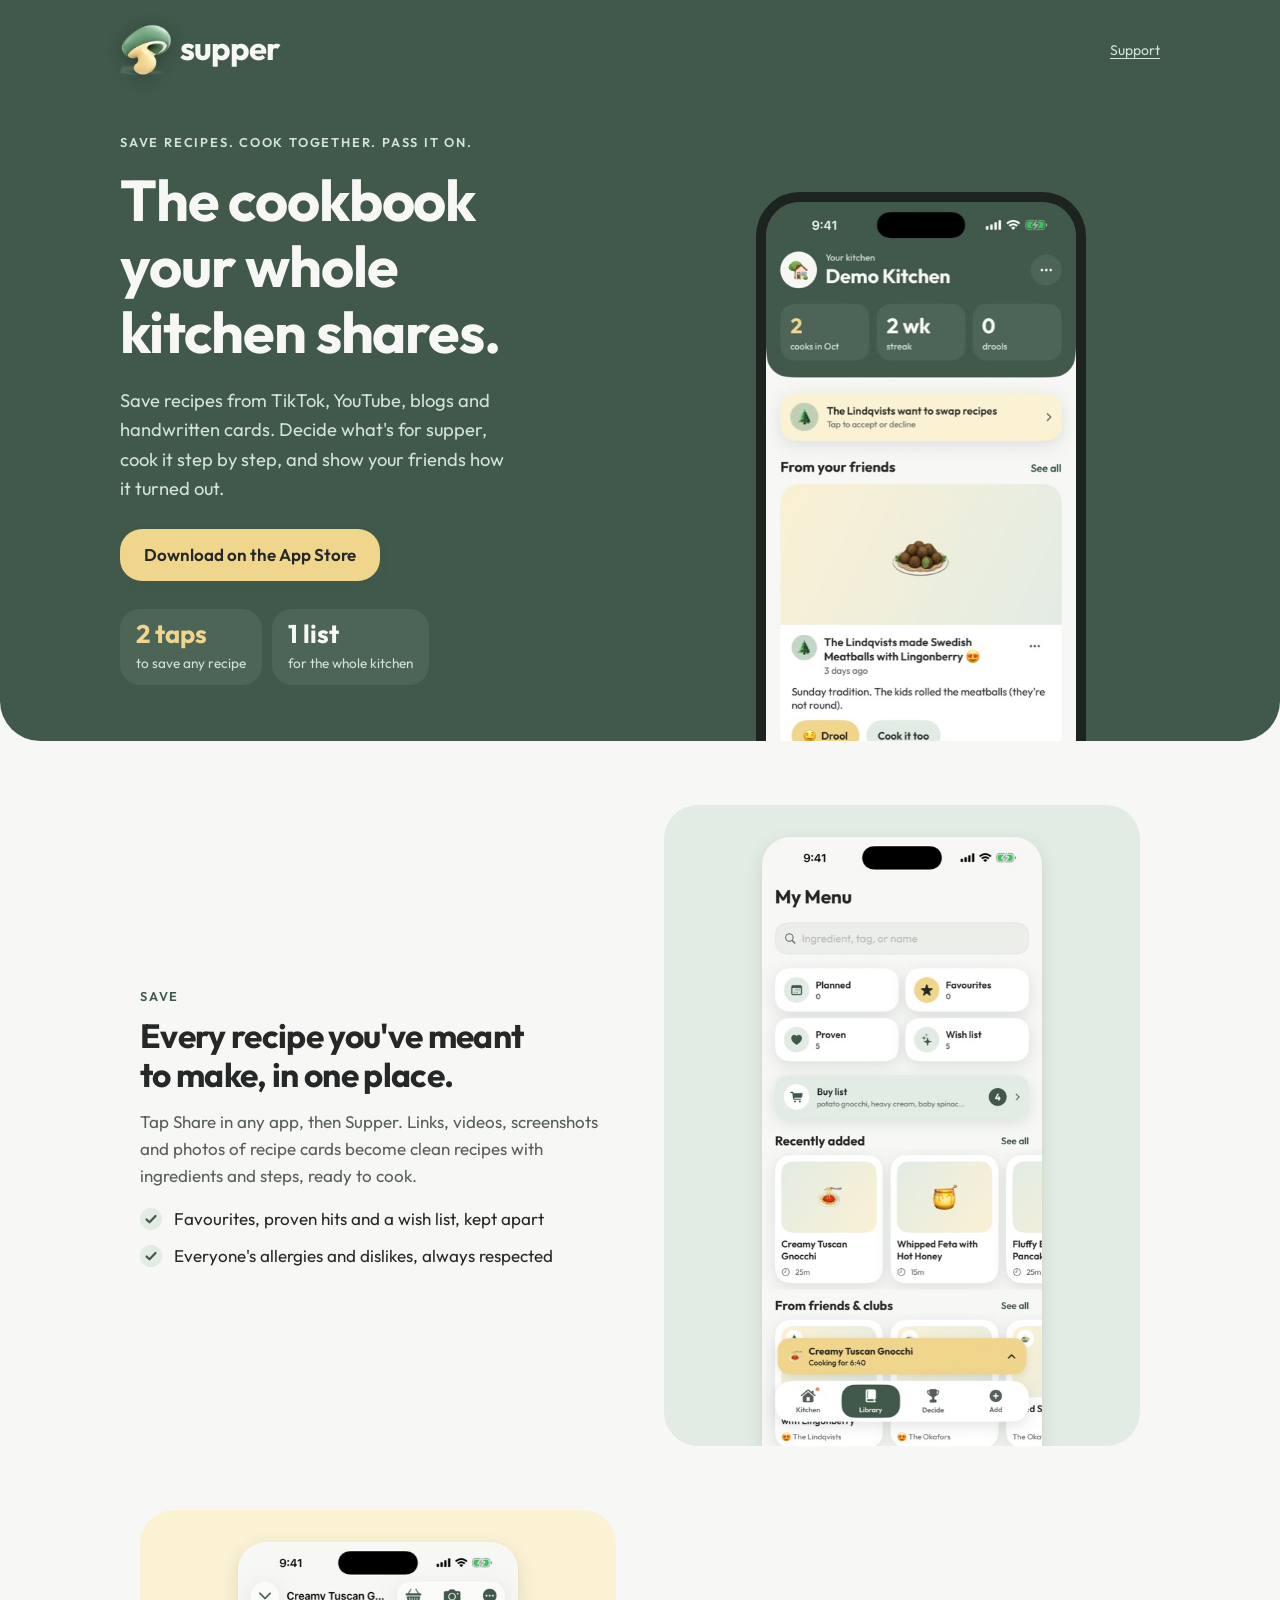
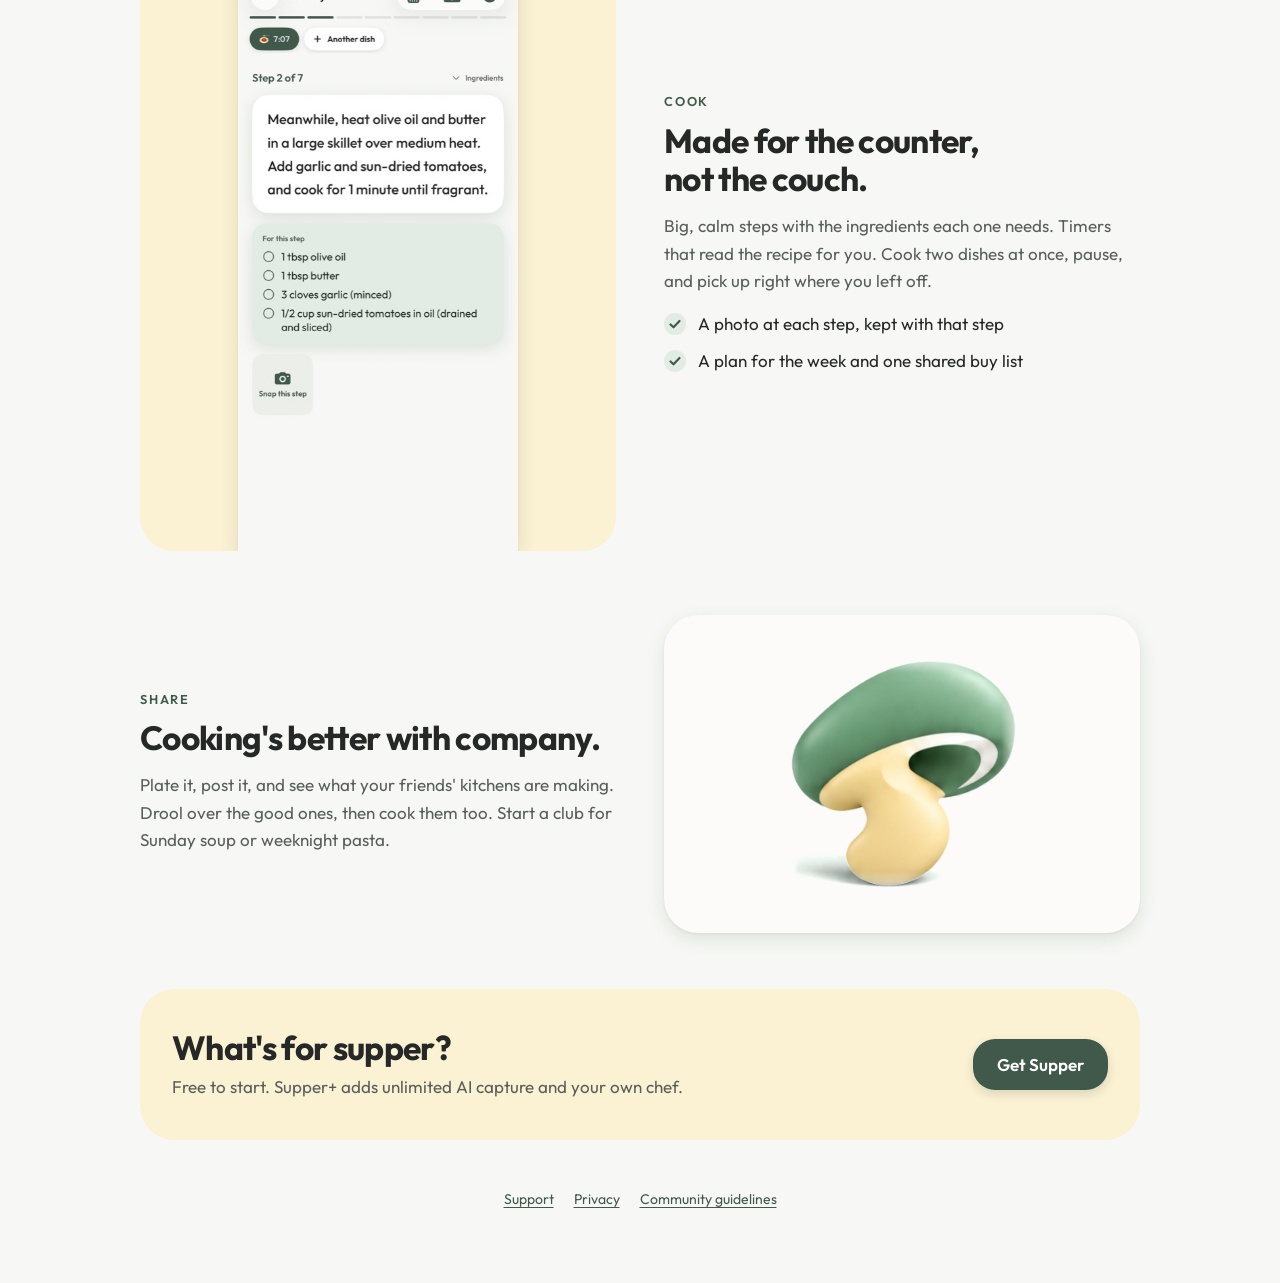
<file: index.html>
<!doctype html>
<html lang="en">
<head>
<meta charset="utf-8">
<meta name="viewport" content="width=device-width, initial-scale=1, viewport-fit=cover">
<title>Supper · The cookbook your kitchen shares</title>
<meta name="description" content="Save recipes from anywhere, decide what to cook, cook it step by step, and share what you made with friends. A cookbook for your whole kitchen.">
<meta name="theme-color" content="#40594a">
<meta property="og:title" content="Supper">
<meta property="og:description" content="Save recipes. Cook together. Pass it on.">
<meta property="og:image" content="https://supper.kitchen/img/og.jpg">
<link rel="icon" href="icon.png">
<link rel="apple-touch-icon" href="icon.png">
<link rel="stylesheet" href="style.css?v=20261107">
</head>
<body>

<header class="band">
  <div class="band-inner">
    <div class="band-top">
      <a class="brand wordmark" href="./" aria-label="Supper home"><img src="img/mushroom.png" alt=""><span>supper</span></a>
      <a class="small" href="support.html">Support</a>
    </div>
    <div class="band-copy">
      <p class="eyebrow">Save recipes. Cook together. Pass it on.</p>
      <h1>The cookbook your whole kitchen shares.</h1>
      <p class="lede">Save recipes from TikTok, YouTube, blogs and handwritten cards. Decide what's for supper, cook it step by step, and show your friends how it turned out.</p>
      <div class="actions">
        <a class="button butter" href="https://apps.apple.com/app/id6816601528">Download on the App Store</a>
      </div>
      <div class="stats" aria-hidden="true">
        <div class="stat"><b class="hl">2 taps</b><span>to save any recipe</span></div>
        <div class="stat"><b>1 list</b><span>for the whole kitchen</span></div>
      </div>
    </div>
    <div class="phone"><img src="img/kitchen.jpg" alt="The Supper home screen: your kitchen's name and cooks this month, with friends' cooks below."></div>
  </div>
</header>

<section class="features">
  <article class="feature">
    <div>
      <span class="label">Save</span>
      <h2>Every recipe you've meant to make, in one place.</h2>
      <p>Tap Share in any app, then Supper. Links, videos, screenshots and photos of recipe cards become clean recipes with ingredients and steps, ready to cook.</p>
      <ul class="ticks">
        <li>Favourites, proven hits and a wish list, kept apart</li>
        <li>Everyone's allergies and dislikes, always respected</li>
      </ul>
    </div>
    <div class="feature-media"><img src="img/library.jpg" alt="The library: planned, favourites, proven and wish list, with recently added recipes." loading="lazy"></div>
  </article>

  <article class="feature flip">
    <div>
      <span class="label">Cook</span>
      <h2>Made for the counter, not the couch.</h2>
      <p>Big, calm steps with the ingredients each one needs. Timers that read the recipe for you. Cook two dishes at once, pause, and pick up right where you left off.</p>
      <ul class="ticks">
        <li>A photo at each step, kept with that step</li>
        <li>A plan for the week and one shared buy list</li>
      </ul>
    </div>
    <div class="feature-media warm"><img src="img/cook.jpg" alt="Cook mode: a step in large type with the ingredients it uses." loading="lazy"></div>
  </article>

  <article class="feature">
    <div>
      <span class="label">Share</span>
      <h2>Cooking's better with company.</h2>
      <p>Plate it, post it, and see what your friends' kitchens are making. Drool over the good ones, then cook them too. Start a club for Sunday soup or weeknight pasta.</p>
    </div>
    <div class="feature-media centered"><img src="img/mushroom.png" alt="" loading="lazy"></div>
  </article>
</section>

<section class="closer">
  <div class="closer-card">
    <div>
      <h2>What's for supper?</h2>
      <p class="muted" style="margin:6px 0 0">Free to start. Supper+ adds unlimited AI capture and your own chef.</p>
    </div>
    <a class="button" href="https://apps.apple.com/app/id6816601528">Get Supper</a>
  </div>
</section>

<main style="padding-top:0">
  <footer>
    <a href="support.html">Support</a>
    <a href="privacy.html">Privacy</a>
    <a href="guidelines.html">Community guidelines</a>
  </footer>
</main>
</body>
</html>
</file>
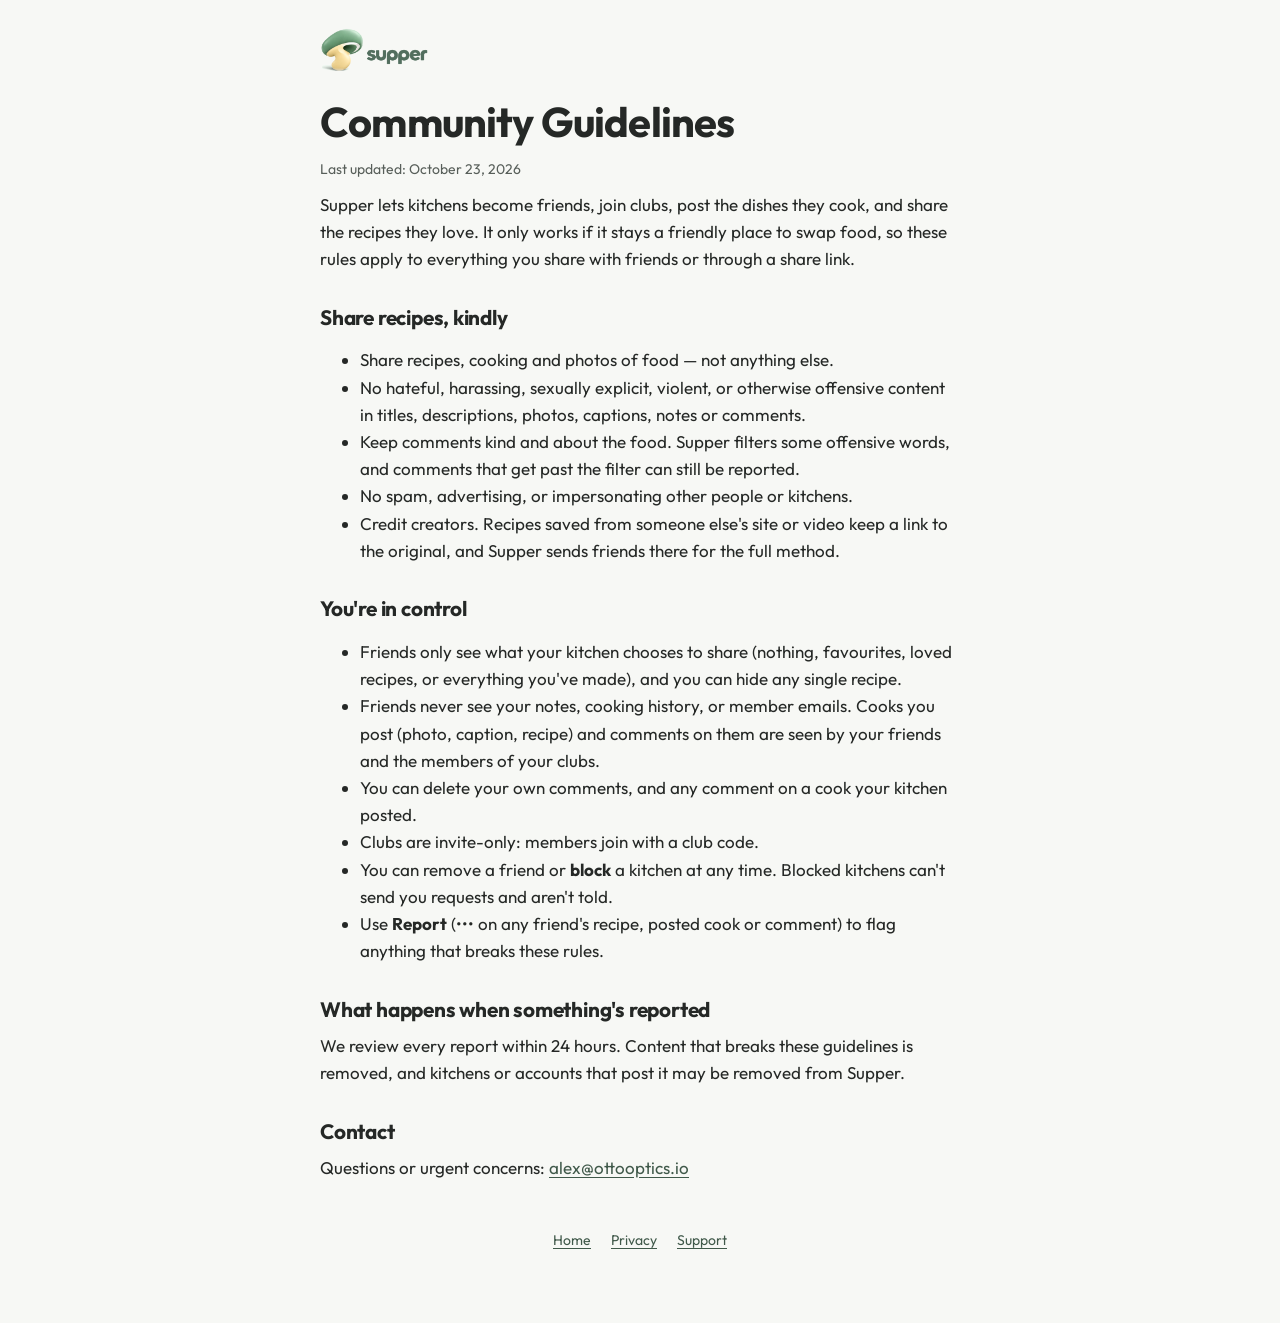
<file: guidelines.html>
<!doctype html>
<html lang="en">
<head>
<meta charset="utf-8">
<meta name="viewport" content="width=device-width, initial-scale=1, viewport-fit=cover">
<meta name="theme-color" content="#f7f8f5">
<title>Supper — Community Guidelines</title>
<link rel="icon" href="icon.png">
<link rel="stylesheet" href="style.css?v=20261107">
</head>
<body>
<main>
  <a class="brand" href="./" aria-label="Supper home"><img src="img/lockup.png" alt="Supper"></a>
  <h1>Community Guidelines</h1>
  <p class="muted small">Last updated: October 23, 2026</p>

  <p>Supper lets kitchens become friends, join clubs, post the dishes they cook, and share the recipes they love. It only works if it stays a friendly place to swap food, so these rules apply to everything you share with friends or through a share link.</p>

  <h2>Share recipes, kindly</h2>
  <ul>
    <li>Share recipes, cooking and photos of food — not anything else.</li>
    <li>No hateful, harassing, sexually explicit, violent, or otherwise offensive content in titles, descriptions, photos, captions, notes or comments.</li>
    <li>Keep comments kind and about the food. Supper filters some offensive words, and comments that get past the filter can still be reported.</li>
    <li>No spam, advertising, or impersonating other people or kitchens.</li>
    <li>Credit creators. Recipes saved from someone else's site or video keep a link to the original, and Supper sends friends there for the full method.</li>
  </ul>

  <h2>You're in control</h2>
  <ul>
    <li>Friends only see what your kitchen chooses to share (nothing, favourites, loved recipes, or everything you've made), and you can hide any single recipe.</li>
    <li>Friends never see your notes, cooking history, or member emails. Cooks you post (photo, caption, recipe) and comments on them are seen by your friends and the members of your clubs.</li>
    <li>You can delete your own comments, and any comment on a cook your kitchen posted.</li>
    <li>Clubs are invite-only: members join with a club code.</li>
    <li>You can remove a friend or <strong>block</strong> a kitchen at any time. Blocked kitchens can't send you requests and aren't told.</li>
    <li>Use <strong>Report</strong> (••• on any friend's recipe, posted cook or comment) to flag anything that breaks these rules.</li>
  </ul>

  <h2>What happens when something's reported</h2>
  <p>We review every report within 24 hours. Content that breaks these guidelines is removed, and kitchens or accounts that post it may be removed from Supper.</p>

  <h2>Contact</h2>
  <p>Questions or urgent concerns: <a href="mailto:alex@ottooptics.io">alex@ottooptics.io</a></p>

  <footer><a href="./">Home</a><a href="privacy.html">Privacy</a><a href="support.html">Support</a></footer>
</main>
</body>
</html>
</file>
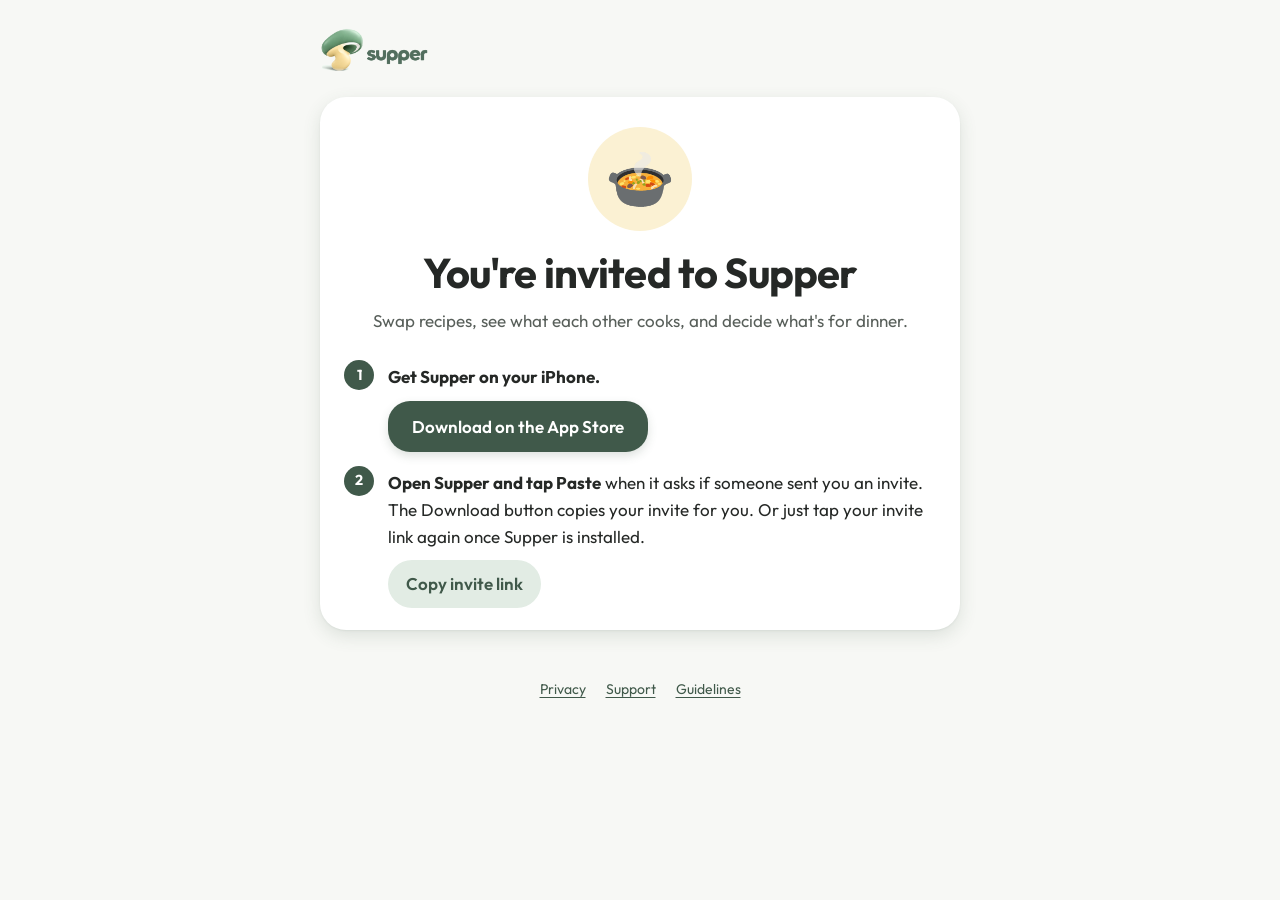
<file: join.html>
<!doctype html>
<html lang="en">
<head>
<meta charset="utf-8">
<meta name="viewport" content="width=device-width, initial-scale=1, viewport-fit=cover">
<meta name="theme-color" content="#40594a">
<title>You're invited to Supper</title>
<meta property="og:title" content="You're invited to Supper">
<meta property="og:description" content="Swap recipes, see what each other cooks, and decide what's for dinner.">
<meta property="og:image" content="https://supper.kitchen/img/og.jpg">
<script>
  // Once Supper is on the App Store, Safari's banner opens this invite in the app.
  document.write('<meta name="apple-itunes-app" content="app-id=6816601528, app-argument=' + location.href.replace(/"/g, "") + '">');
</script>
<link rel="icon" href="icon.png">
<link rel="stylesheet" href="style.css?v=20261107">
<style>
  .invite { text-align: center; }
  .invite .disc { width: 104px; height: 104px; margin: 8px auto 18px; border-radius: 50%; background: var(--tint-butter);
                  display: grid; place-items: center; font-size: 56px; }
  .invite h1 { margin: 0 0 8px; }
  .invite-steps { text-align: left; margin: 26px 0 0; padding: 0; list-style: none; display: grid; gap: 14px; }
  .invite-steps li { display: flex; gap: 14px; align-items: flex-start; }
  .invite-steps b.n { flex: 0 0 30px; height: 30px; border-radius: 50%; background: var(--deep-sage); color: #fff;
               display: grid; place-items: center; font-size: 0.9rem; }
  .invite-steps p { margin: 3px 0 10px; }
  .button[aria-disabled="true"] { background: var(--well); color: var(--ink-muted); box-shadow: none; pointer-events: none; }
  .copy { background: var(--tint-sage); color: var(--brand-text); border: 0; font: inherit; font-weight: 600;
          padding: 10px 18px; border-radius: 999px; cursor: pointer; min-height: 44px; }
</style>
</head>
<body>
<main>
  <a class="brand" href="./" aria-label="Supper home"><img src="img/lockup.png" alt="Supper"></a>
  <div class="card invite" id="invite">
    <div class="disc" id="emoji" aria-hidden="true">🍲</div>
    <h1 id="title">You're invited to Supper</h1>
    <p class="muted" id="sub">Swap recipes, see what each other cooks, and decide what's for dinner.</p>
    <ol class="invite-steps">
      <li><b class="n">1</b><div><p><strong>Get Supper on your iPhone.</strong></p>
        <a class="button" id="store" href="https://apps.apple.com/app/id6816601528">Download on the App Store</a></div></li>
      <li><b class="n">2</b><div><p><strong>Open Supper and tap Paste</strong> when it asks if someone sent you an invite. The Download button copies your invite for you. Or just tap your invite link again once Supper is installed.</p>
        <button class="copy" id="copy" type="button">Copy invite link</button></div></li>
    </ol>
  </div>
  <footer><a href="privacy.html">Privacy</a><a href="support.html">Support</a><a href="guidelines.html">Guidelines</a></footer>
</main>
<script>
// Supper is on the App Store (approved Nov 2026).
const APP_LIVE = true;
const API = "https://lrkkyqzlxzgmthrfwudl.supabase.co/rest/v1/rpc/invite_preview";
const KEY = "eyJhbGciOiJIUzI1NiIsInR5cCI6IkpXVCJ9.eyJpc3MiOiJzdXBhYmFzZSIsInJlZiI6Imxya2t5cXpseHpnbXRocmZ3dWRsIiwicm9sZSI6ImFub24iLCJpYXQiOjE3ODkyMjExNTYsImV4cCI6MjEwNDc5NzE1Nn0.dfhgtXLlGcavVGtfFLG-D3RsxVVXexfDoZy5gmiN6Yg";

const store = document.getElementById("store");
if (!APP_LIVE) {
  store.textContent = "Coming soon to the App Store";
  store.setAttribute("aria-disabled", "true");
  store.removeAttribute("href");
}

// iOS forgets the link across the App Store install, so carry it on the
// clipboard; Supper's setup screen has a Paste button for it.
store.addEventListener("click", async (e) => {
  if (!APP_LIVE || !new URLSearchParams(location.search).toString()) return;
  e.preventDefault();
  try { await navigator.clipboard.writeText(location.href); } catch {}
  location.href = store.href;
});

document.getElementById("copy").addEventListener("click", async (e) => {
  try { await navigator.clipboard.writeText(location.href); e.target.textContent = "Copied"; }
  catch { e.target.textContent = location.href; }
});

const params = new URLSearchParams(location.search);
const [kind, code] = [["f", params.get("f")], ["h", params.get("h")], ["c", params.get("c")]].find(([, v]) => v) || [];
const set = (id, text) => { document.getElementById(id).textContent = text; };

async function load() {
  if (!kind || !/^[A-Za-z0-9]{4,16}$/.test(code)) return;
  let who = null;
  try {
    const res = await fetch(API, {
      method: "POST",
      headers: { apikey: KEY, authorization: `Bearer ${KEY}`, "content-type": "application/json" },
      body: JSON.stringify({ kind, code }),
    });
    if (res.ok) who = await res.json();
  } catch {}
  if (!who) {
    set("title", "That invite doesn't work any more");
    set("sub", "Ask them to send a fresh link.");
    document.querySelector(".invite-steps").style.display = "none";
    return;
  }
  if (who.emoji) set("emoji", who.emoji);
  const verb = who.name.startsWith("The ") ? "want" : "wants";
  if (kind === "f") {
    set("title", `${who.name} ${verb} to swap recipes`);
    set("sub", "Open the invite in Supper and you're friends: you'll see each other's cooks and the recipes you each choose to share.");
  } else if (kind === "c") {
    set("title", `Join ${who.name}`);
    set("sub", "A cooking club on Supper. Post what you make, drool over theirs.");
  } else {
    set("title", `Join ${who.name}'s kitchen`);
    set("sub", `You'll share one cookbook on Supper: every recipe, plan and buy list. Invite code: ${code.toUpperCase()}`);
  }
  document.title = document.getElementById("title").textContent + " · Supper";
}
load();
</script>
</body>
</html>
</file>
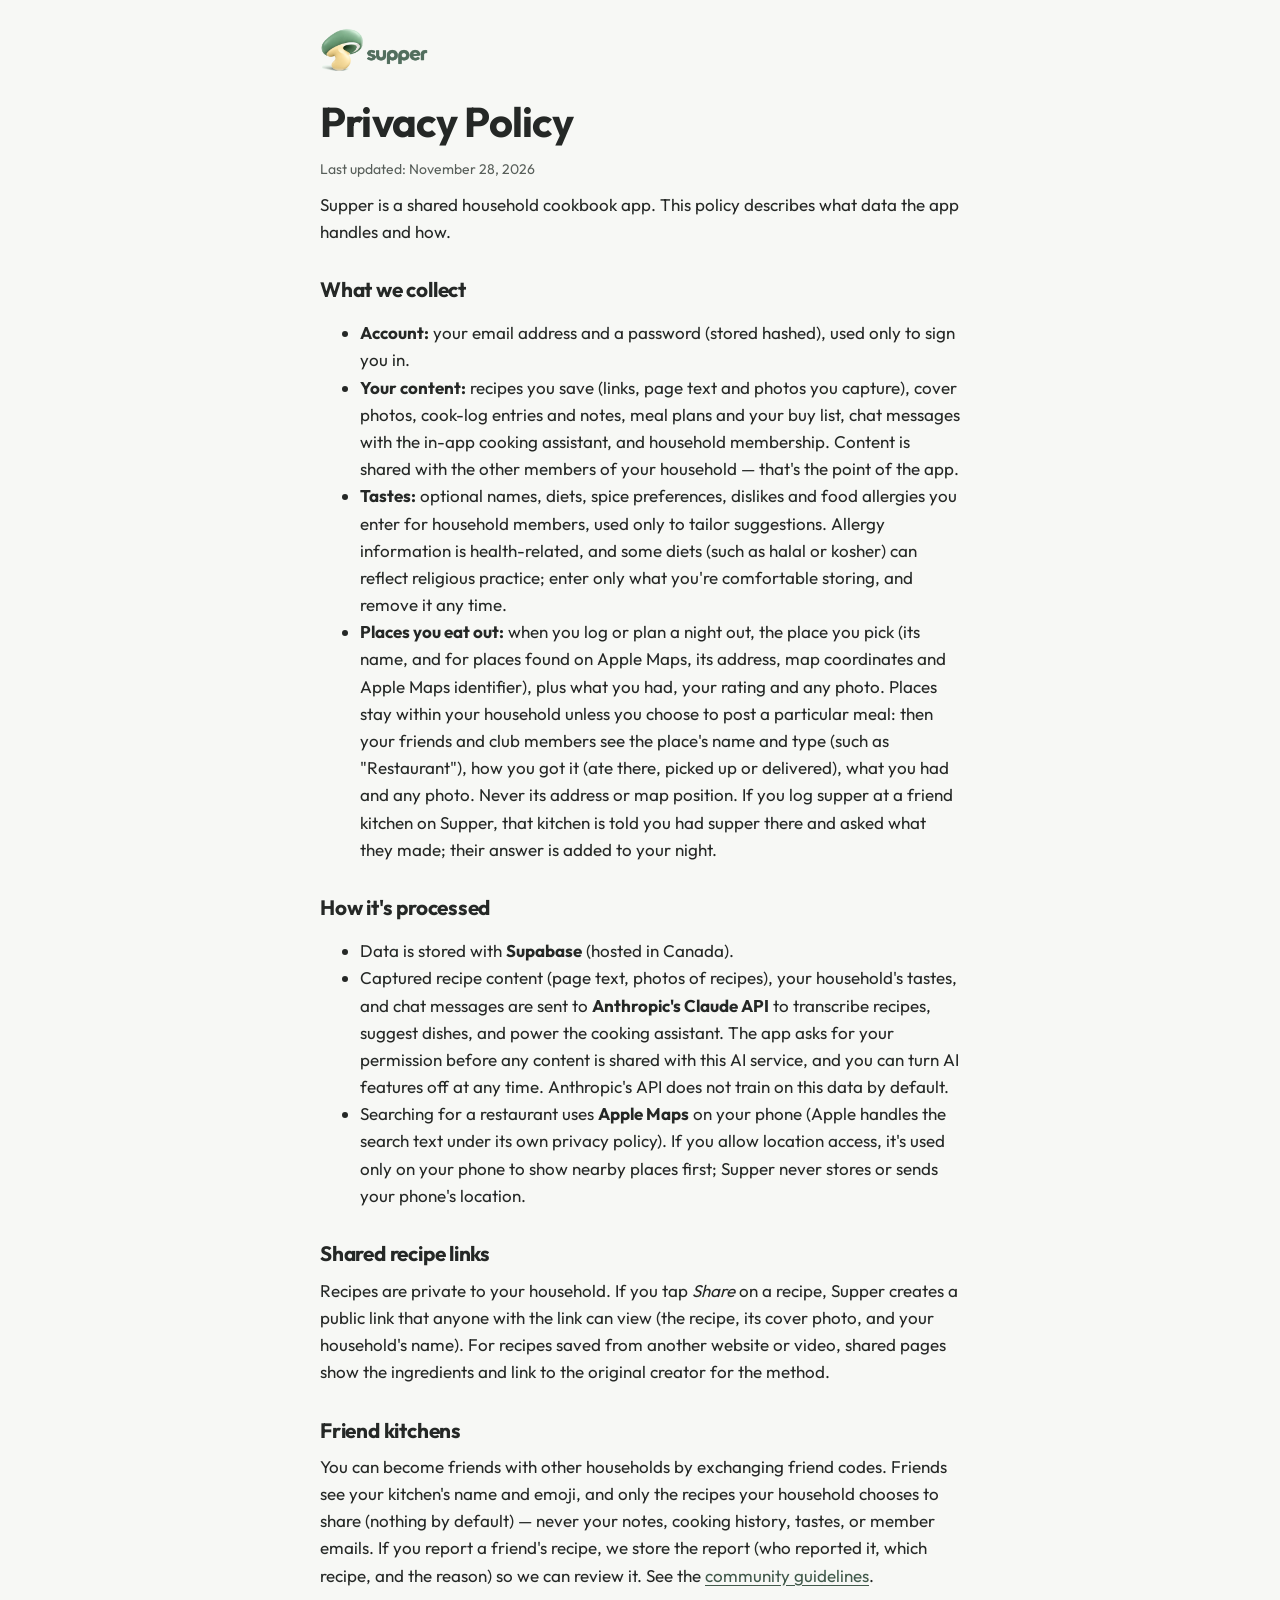
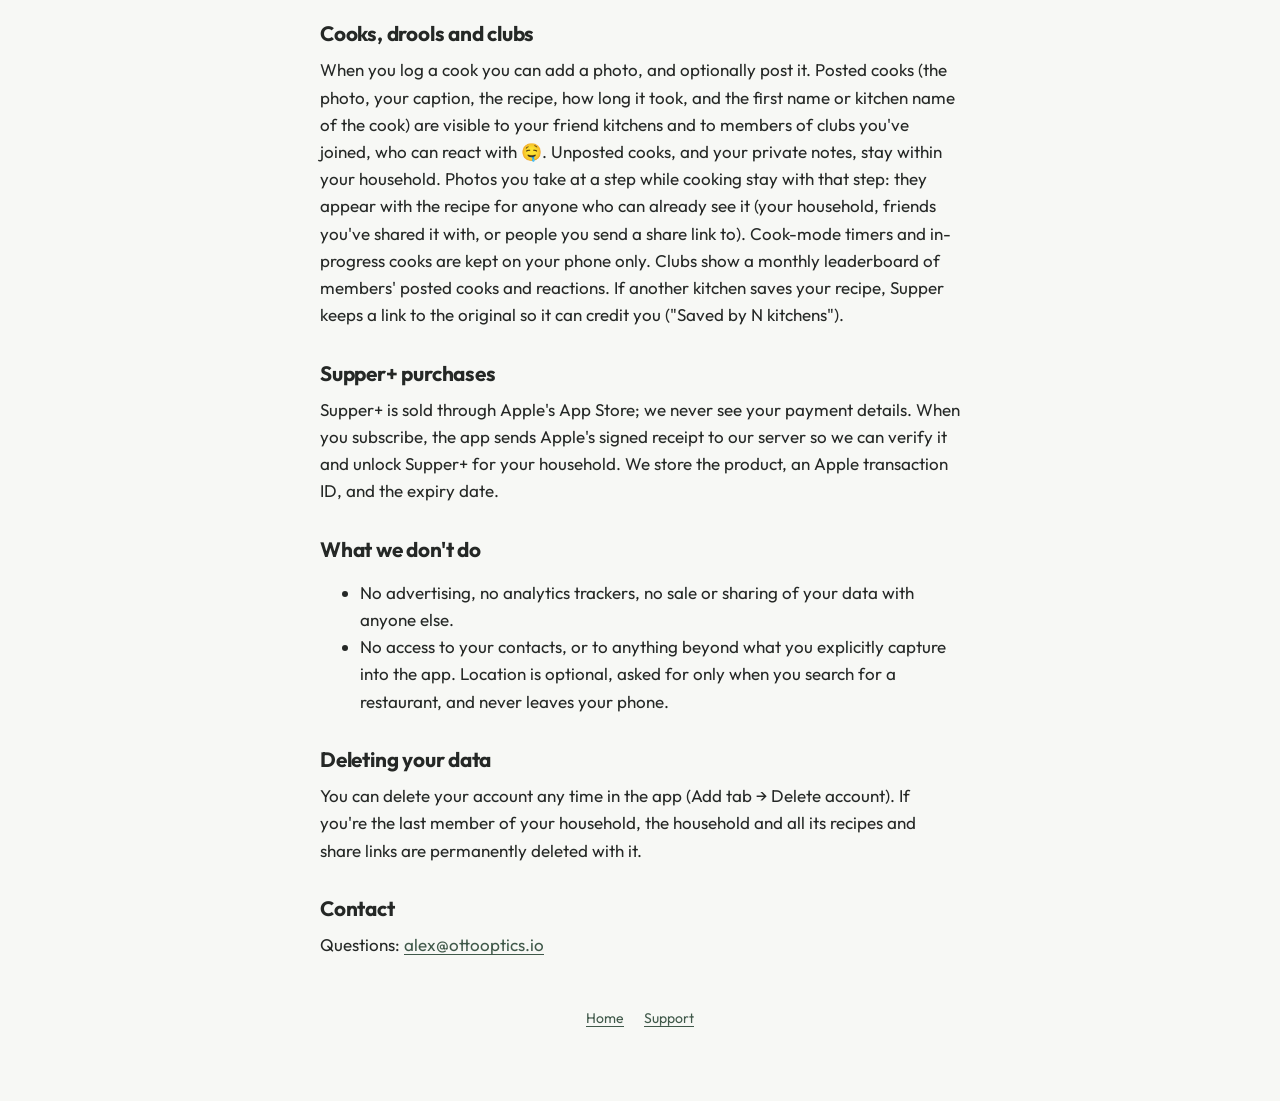
<file: privacy.html>
<!doctype html>
<html lang="en">
<head>
<meta charset="utf-8">
<meta name="viewport" content="width=device-width, initial-scale=1, viewport-fit=cover">
<meta name="theme-color" content="#f7f8f5">
<title>Supper — Privacy Policy</title>
<link rel="icon" href="icon.png">
<link rel="stylesheet" href="style.css?v=20261107">
</head>
<body>
<main>
  <a class="brand" href="./" aria-label="Supper home"><img src="img/lockup.png" alt="Supper"></a>
  <h1>Privacy Policy</h1>
  <p class="muted small">Last updated: November 28, 2026</p>

  <p>Supper is a shared household cookbook app. This policy describes what data the app handles and how.</p>

  <h2>What we collect</h2>
  <ul>
    <li><strong>Account:</strong> your email address and a password (stored hashed), used only to sign you in.</li>
    <li><strong>Your content:</strong> recipes you save (links, page text and photos you capture), cover photos, cook-log entries and notes, meal plans and your buy list, chat messages with the in-app cooking assistant, and household membership. Content is shared with the other members of your household — that's the point of the app.</li>
    <li><strong>Tastes:</strong> optional names, diets, spice preferences, dislikes and food allergies you enter for household members, used only to tailor suggestions. Allergy information is health-related, and some diets (such as halal or kosher) can reflect religious practice; enter only what you're comfortable storing, and remove it any time.</li>
    <li><strong>Places you eat out:</strong> when you log or plan a night out, the place you pick (its name, and for places found on Apple Maps, its address, map coordinates and Apple Maps identifier), plus what you had, your rating and any photo. Places stay within your household unless you choose to post a particular meal: then your friends and club members see the place's name and type (such as "Restaurant"), how you got it (ate there, picked up or delivered), what you had and any photo. Never its address or map position. If you log supper at a friend kitchen on Supper, that kitchen is told you had supper there and asked what they made; their answer is added to your night.</li>
  </ul>

  <h2>How it's processed</h2>
  <ul>
    <li>Data is stored with <strong>Supabase</strong> (hosted in Canada).</li>
    <li>Captured recipe content (page text, photos of recipes), your household's tastes, and chat messages are sent to <strong>Anthropic's Claude API</strong> to transcribe recipes, suggest dishes, and power the cooking assistant. The app asks for your permission before any content is shared with this AI service, and you can turn AI features off at any time. Anthropic's API does not train on this data by default.</li>
    <li>Searching for a restaurant uses <strong>Apple Maps</strong> on your phone (Apple handles the search text under its own privacy policy). If you allow location access, it's used only on your phone to show nearby places first; Supper never stores or sends your phone's location.</li>
  </ul>

  <h2>Shared recipe links</h2>
  <p>Recipes are private to your household. If you tap <em>Share</em> on a recipe, Supper creates a public link that anyone with the link can view (the recipe, its cover photo, and your household's name). For recipes saved from another website or video, shared pages show the ingredients and link to the original creator for the method.</p>

  <h2>Friend kitchens</h2>
  <p>You can become friends with other households by exchanging friend codes. Friends see your kitchen's name and emoji, and only the recipes your household chooses to share (nothing by default) — never your notes, cooking history, tastes, or member emails. If you report a friend's recipe, we store the report (who reported it, which recipe, and the reason) so we can review it. See the <a href="guidelines.html">community guidelines</a>.</p>

  <h2>Cooks, drools and clubs</h2>
  <p>When you log a cook you can add a photo, and optionally post it. Posted cooks (the photo, your caption, the recipe, how long it took, and the first name or kitchen name of the cook) are visible to your friend kitchens and to members of clubs you've joined, who can react with 🤤. Unposted cooks, and your private notes, stay within your household. Photos you take at a step while cooking stay with that step: they appear with the recipe for anyone who can already see it (your household, friends you've shared it with, or people you send a share link to). Cook-mode timers and in-progress cooks are kept on your phone only. Clubs show a monthly leaderboard of members' posted cooks and reactions. If another kitchen saves your recipe, Supper keeps a link to the original so it can credit you ("Saved by N kitchens").</p>

  <h2>Supper+ purchases</h2>
  <p>Supper+ is sold through Apple's App Store; we never see your payment details. When you subscribe, the app sends Apple's signed receipt to our server so we can verify it and unlock Supper+ for your household. We store the product, an Apple transaction ID, and the expiry date.</p>

  <h2>What we don't do</h2>
  <ul>
    <li>No advertising, no analytics trackers, no sale or sharing of your data with anyone else.</li>
    <li>No access to your contacts, or to anything beyond what you explicitly capture into the app. Location is optional, asked for only when you search for a restaurant, and never leaves your phone.</li>
  </ul>

  <h2>Deleting your data</h2>
  <p>You can delete your account any time in the app (Add tab → Delete account). If you're the last member of your household, the household and all its recipes and share links are permanently deleted with it.</p>

  <h2>Contact</h2>
  <p>Questions: <a href="mailto:alex@ottooptics.io">alex@ottooptics.io</a></p>

  <footer><a href="./">Home</a><a href="support.html">Support</a></footer>
</main>
</body>
</html>
</file>
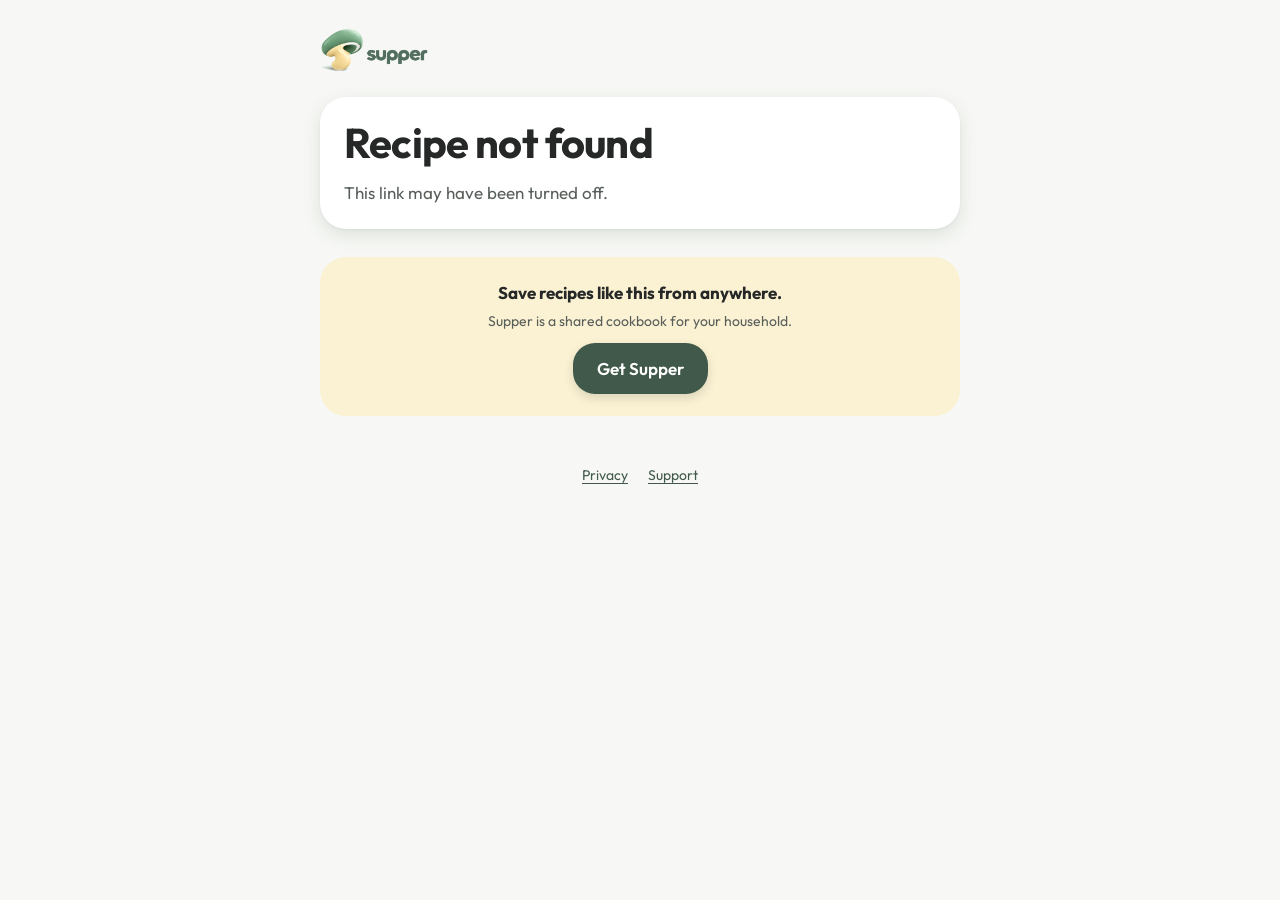
<file: r.html>
<!doctype html>
<html lang="en">
<head>
<meta charset="utf-8">
<meta name="viewport" content="width=device-width, initial-scale=1, viewport-fit=cover">
<meta name="theme-color" content="#f7f8f5">
<title>A recipe from Supper</title>
<meta property="og:title" content="A recipe shared from Supper">
<meta property="og:description" content="Someone thought you'd like this one.">
<meta property="og:image" content="https://supper.kitchen/img/og.jpg">
<link rel="icon" href="icon.png">
<link rel="stylesheet" href="style.css?v=20261107">
</head>
<body>
<main>
  <a class="brand" href="./" aria-label="Supper home"><img src="img/lockup.png" alt="Supper"></a>
  <div id="recipe"><p class="muted">Loading recipe…</p></div>
  <div class="card butter" style="text-align:center;margin-top:28px">
    <p style="margin-top:0"><strong>Save recipes like this from anywhere.</strong><br><span class="muted small">Supper is a shared cookbook for your household.</span></p>
    <a class="button" href="./">Get Supper</a>
  </div>
  <footer><a href="privacy.html">Privacy</a><a href="support.html">Support</a></footer>
</main>
<script>
const API = "https://lrkkyqzlxzgmthrfwudl.supabase.co/functions/v1/shared-recipe";
const CATEGORY = {
  starters: "🫒 Starters", mains: "🍽️ Mains", sides: "🥔 Sides", soups_salads: "🥗 Soups & Salads",
  desserts: "🍰 Desserts", drinks: "🍹 Drinks", sauces_staples: "🫙 Sauces & Staples", breakfast: "🍳 Breakfast",
};
const esc = (s) => String(s ?? "").replace(/[&<>"']/g, (c) => ({ "&": "&amp;", "<": "&lt;", ">": "&gt;", '"': "&quot;", "'": "&#39;" }[c]));
const ingredientText = (i) => [i.qty, i.unit, i.item].filter(Boolean).join(" ") + (i.note ? ` (${i.note})` : "");
const stepShots = (r, i) => {
  const urls = ((r.step_photos || {})[i] || []).map(safeURL).filter(Boolean);
  return urls.length ? `<span class="step-shots">${urls.map((u) => `<img src="${esc(u)}" alt="" loading="lazy">`).join("")}</span>` : "";
};
const safeURL = (u) => { try { const x = new URL(u); return /^https?:$/.test(x.protocol) ? x.href : null; } catch { return null; } };

async function load() {
  const el = document.getElementById("recipe");
  const slug = new URLSearchParams(location.search).get("s") || "";
  if (!/^[A-Za-z0-9]{8,24}$/.test(slug)) {
    el.innerHTML = `<div class="card"><h1>Recipe not found</h1><p class="muted">This link may have been turned off.</p></div>`;
    return;
  }
  let r;
  try {
    const res = await fetch(`${API}?s=${slug}`);
    if (!res.ok) throw new Error();
    r = await res.json();
  } catch {
    el.innerHTML = `<div class="card"><h1>Recipe not found</h1><p class="muted">This link may have been turned off.</p></div>`;
    return;
  }
  document.title = `${r.title} — Supper`;

  const chips = [
    r.category && CATEGORY[r.category],
    r.total_minutes && `⏱ ${r.total_minutes} min`,
    r.servings && `👥 serves ${r.servings}`,
    r.effort && `💪 ${r.effort[0].toUpperCase()}${r.effort.slice(1)}`,
  ].filter(Boolean).map((c) => `<li class="chip yellow">${esc(c)}</li>`).join("")
    + (r.tags || []).slice(0, 6).map((t) => `<li class="chip">${esc(t)}</li>`).join("");

  const source = safeURL(r.source_url);
  const host = source ? new URL(source).hostname.replace(/^www\./, "") : null;

  const from = r.household
    ? `<p class="muted small">${r.loved ? "A proven favourite of" : "Shared by"} <strong>${esc(r.household)}</strong></p>`
    : "";

  const method = r.method_at_source && source
    ? `<div class="card mint"><p style="margin:0">The full method is on the creator's page: <a href="${esc(source)}" target="_blank" rel="noopener">${esc(host)} →</a></p></div>`
    : (r.steps || []).length
      ? `<div class="card"><h2 style="margin-top:0">Steps</h2><ol class="steps">${r.steps.map((s, i) => `<li><span>${esc(s.text)}${stepShots(r, i)}</span></li>`).join("")}</ol></div>`
      : "";

  el.innerHTML = `
    ${r.hero_url
      ? `<img class="hero-img" src="${esc(r.hero_url)}" alt="">`
      : `<div class="hero-img" style="display:grid;place-items:center;font-size:96px;background:linear-gradient(135deg,var(--tint-sage),var(--tint-butter))">${esc(r.emoji || "🍽️")}</div>`}
    <h1>${esc(r.title)}</h1>
    ${from}
    ${r.description ? `<p class="muted">${esc(r.description)}</p>` : ""}
    <ul class="chips">${chips}</ul>
    ${(r.ingredients || []).length ? `<div class="card"><h2 style="margin-top:0">Ingredients</h2><ul class="ingredients">${r.ingredients.map((i) => `<li>${esc(ingredientText(i))}</li>`).join("")}</ul></div>` : ""}
    ${method}
    ${source && !r.method_at_source ? `<p class="small muted">Originally from <a href="${esc(source)}" target="_blank" rel="noopener">${esc(host)}</a></p>` : ""}
  `;
  el.querySelectorAll(".ingredients li").forEach((li) => li.addEventListener("click", () => li.classList.toggle("done")));
}
load();
</script>
</body>
</html>
</file>
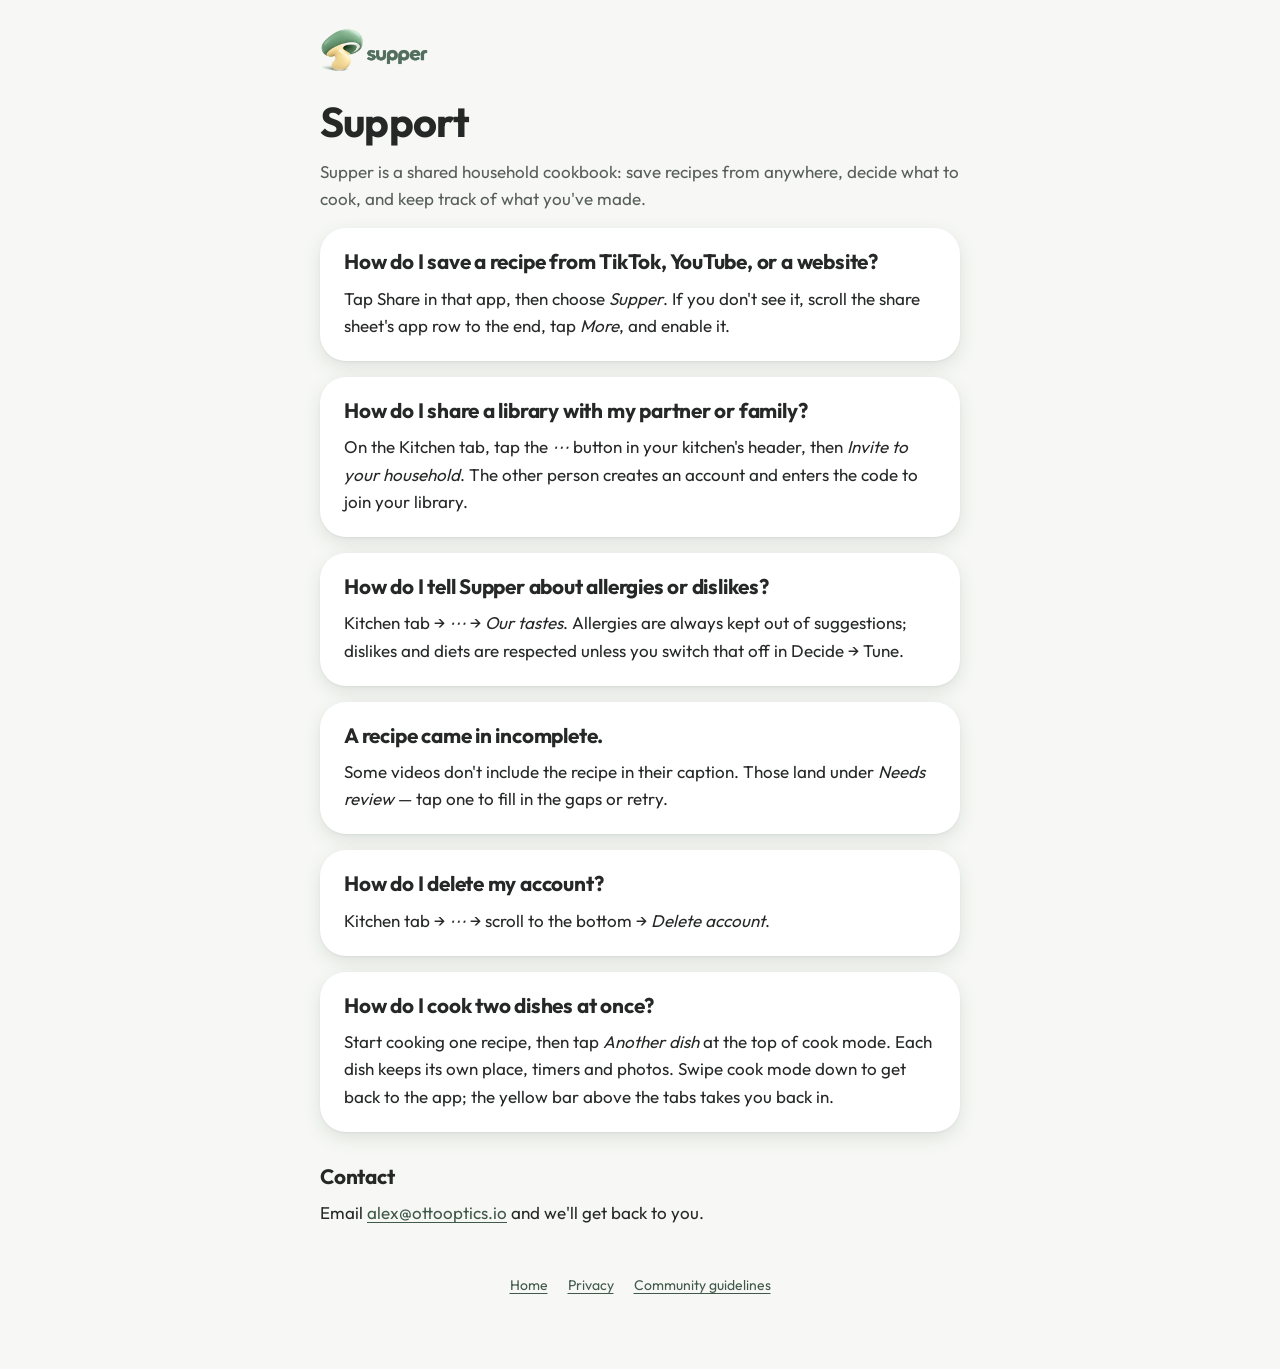
<file: support.html>
<!doctype html>
<html lang="en">
<head>
<meta charset="utf-8">
<meta name="viewport" content="width=device-width, initial-scale=1, viewport-fit=cover">
<meta name="theme-color" content="#f7f8f5">
<title>Supper — Support</title>
<link rel="icon" href="icon.png">
<link rel="stylesheet" href="style.css?v=20261107">
</head>
<body>
<main>
  <a class="brand" href="./" aria-label="Supper home"><img src="img/lockup.png" alt="Supper"></a>
  <h1>Support</h1>
  <p class="muted">Supper is a shared household cookbook: save recipes from anywhere, decide what to cook, and keep track of what you've made.</p>

  <div class="card">
    <h2 style="margin-top:0">How do I save a recipe from TikTok, YouTube, or a website?</h2>
    <p>Tap Share in that app, then choose <em>Supper</em>. If you don't see it, scroll the share sheet's app row to the end, tap <em>More</em>, and enable it.</p>
  </div>
  <div class="card">
    <h2 style="margin-top:0">How do I share a library with my partner or family?</h2>
    <p>On the Kitchen tab, tap the <em>⋯</em> button in your kitchen's header, then <em>Invite to your household</em>. The other person creates an account and enters the code to join your library.</p>
  </div>
  <div class="card">
    <h2 style="margin-top:0">How do I tell Supper about allergies or dislikes?</h2>
    <p>Kitchen tab → <em>⋯</em> → <em>Our tastes</em>. Allergies are always kept out of suggestions; dislikes and diets are respected unless you switch that off in Decide → Tune.</p>
  </div>
  <div class="card">
    <h2 style="margin-top:0">A recipe came in incomplete.</h2>
    <p>Some videos don't include the recipe in their caption. Those land under <em>Needs review</em> — tap one to fill in the gaps or retry.</p>
  </div>
  <div class="card">
    <h2 style="margin-top:0">How do I delete my account?</h2>
    <p>Kitchen tab → <em>⋯</em> → scroll to the bottom → <em>Delete account</em>.</p>
  </div>

  <div class="card">
    <h2 style="margin-top:0">How do I cook two dishes at once?</h2>
    <p>Start cooking one recipe, then tap <em>Another dish</em> at the top of cook mode. Each dish keeps its own place, timers and photos. Swipe cook mode down to get back to the app; the yellow bar above the tabs takes you back in.</p>
  </div>

  <h2>Contact</h2>
  <p>Email <a href="mailto:alex@ottooptics.io">alex@ottooptics.io</a> and we'll get back to you.</p>

  <footer><a href="./">Home</a><a href="privacy.html">Privacy</a><a href="guidelines.html">Community guidelines</a></footer>
</main>
</body>
</html>
</file>
<file: style.css>
/* Supper — supper.kitchen. Tokens mirror the Supper design system.
   Layout: a deep-sage band carries the brand; content sits on porcelain in a 680px column. */
@import url("https://fonts.googleapis.com/css2?family=Outfit:wght@400;500;600;700&display=swap");

:root {
  color-scheme: light;
  --sage: #91b59b;
  --butter: #f0d58c;
  --deep-sage: #40594a;
  --porcelain: #f7f8f5;
  --charcoal: #252826;

  --surface: #f7f8f5;
  --raised: #ffffff;
  --well: #eceeea;
  --tint-sage: #e2ece4;
  --tint-butter: #fbf1d3;
  --ink: #252826;
  --ink-muted: #585f5a;
  --brand-text: #40594a;
  --band-tile: #4c6556;
  --on-band-muted: #d3e3d7;
  --line: #dfe3dd;
  --shadow: 0 6px 18px rgba(64, 89, 74, 0.14), 0 1px 2px rgba(64, 89, 74, 0.08);

  --font: "Outfit", "SF Pro Rounded", ui-rounded, system-ui, sans-serif;
  --gutter: max(20px, env(safe-area-inset-left, 0px));
}

* { box-sizing: border-box; }

body {
  margin: 0;
  background: var(--surface);
  color: var(--ink);
  font: 400 17px/1.6 var(--font);
  -webkit-font-smoothing: antialiased;
}

main {
  max-width: 680px;
  margin: 0 auto;
  padding: 28px max(20px, env(safe-area-inset-right, 0px)) 64px var(--gutter);
}

h1, h2, h3 { font-weight: 700; line-height: 1.15; letter-spacing: -0.01em; text-wrap: balance; }
h1 { font-size: clamp(2rem, 6vw, 2.6rem); margin: 0.4em 0 0.3em; letter-spacing: -0.02em; }
h2 { font-size: 1.3rem; margin: 1.6em 0 0.5em; }
p { margin: 0.6em 0; }

a { color: var(--brand-text); text-underline-offset: 3px; }
a:focus-visible, .button:focus-visible { outline: 2px solid var(--deep-sage); outline-offset: 3px; border-radius: 8px; }

/* Brand header (the lockup is artwork, never retyped) */
.brand { display: inline-flex; align-items: center; text-decoration: none; }
.brand img { height: 46px; width: auto; display: block; }

.card {
  background: var(--raised);
  border-radius: 26px;
  padding: 22px 24px;
  margin: 16px 0;
  box-shadow: var(--shadow);
}
.card > :first-child { margin-top: 0; }
.card > :last-child { margin-bottom: 0; }
.mint { background: var(--tint-sage); box-shadow: none; }
.butter { background: var(--tint-butter); box-shadow: none; }

.chips { display: flex; flex-wrap: wrap; gap: 8px; margin: 14px 0; padding: 0; list-style: none; }
.chip { background: var(--tint-sage); border-radius: 999px; padding: 6px 12px; font-size: 0.85rem; font-weight: 500; }
.chip.yellow { background: var(--tint-butter); }

.button {
  display: inline-flex; align-items: center; justify-content: center; gap: 8px;
  min-height: 48px;
  background: var(--deep-sage);
  color: #fff;
  text-decoration: none;
  font-weight: 600;
  padding: 12px 24px;
  border-radius: 22px;
  box-shadow: 0 4px 10px rgba(64, 89, 74, 0.18);
}
.button.butter { background: var(--butter); color: var(--charcoal); }

.muted { color: var(--ink-muted); }
.small { font-size: 0.875rem; }

/* Home: the band */
.band {
  background: var(--deep-sage);
  color: var(--porcelain);
  border-radius: 0 0 40px 40px;
  padding: 0 max(20px, env(safe-area-inset-right, 0px)) 0 var(--gutter);
  overflow: hidden;
}
.band-inner {
  max-width: 1040px; margin: 0 auto;
  display: grid; grid-template-columns: minmax(0, 1.05fr) minmax(0, 0.95fr);
  gap: 32px; align-items: end;
  padding-top: max(24px, env(safe-area-inset-top, 0px));
}
.band-top { grid-column: 1 / -1; display: flex; align-items: center; justify-content: space-between; gap: 16px; }
.band-top .brand img { height: 54px; }
/* Mushroom image + live wordmark: crisp at any size, light on the green band. */
.brand.wordmark { gap: 8px; }
.brand.wordmark img { height: 52px; filter: drop-shadow(0 3px 8px rgba(0, 0, 0, 0.28)); }
.brand.wordmark span { font-weight: 700; font-size: 2.05rem; letter-spacing: -0.035em; line-height: 1; color: var(--porcelain); padding-bottom: 4px; }
.band-top a.small { color: var(--on-band-muted); }
.band-copy { padding: 24px 0 56px; }
.eyebrow { font-size: 0.8rem; font-weight: 600; letter-spacing: 0.14em; text-transform: uppercase; color: var(--on-band-muted); margin: 0; text-wrap: balance; }
.band-copy h1 { color: var(--porcelain); font-size: clamp(2.4rem, 6.4vw, 3.6rem); margin: 0.25em 0 0.35em; }
.band-copy p.lede { color: var(--on-band-muted); font-size: 1.15rem; max-width: 32ch; }
.band-copy .actions { display: flex; flex-wrap: wrap; gap: 12px; margin-top: 26px; }
.stats { display: flex; gap: 10px; margin-top: 28px; flex-wrap: wrap; }
.stat { background: var(--band-tile); border-radius: 20px; padding: 10px 16px; min-width: 130px; }
.stat b { display: block; font-size: 1.6rem; line-height: 1.15; font-weight: 700; color: var(--porcelain); }
.stat b.hl { color: var(--butter); }
.stat span { font-size: 0.85rem; color: var(--on-band-muted); }

.phone {
  width: 100%; max-width: 330px; margin: 0 auto -1px;
  border-radius: 44px 44px 0 0; overflow: hidden;
  border: 10px solid #1d2420; border-bottom: 0;
  background: var(--surface);
  aspect-ratio: 9 / 15;
}
.phone img { width: 100%; display: block; }

/* Home: features */
.features { max-width: 1040px; margin: 0 auto; padding: 64px max(20px, env(safe-area-inset-right, 0px)) 24px var(--gutter); display: grid; gap: 64px; }
.feature { display: grid; grid-template-columns: minmax(0, 1fr) minmax(0, 1fr); gap: 48px; align-items: center; }
.feature.flip .feature-media { order: -1; }
.feature h2 { font-size: clamp(1.6rem, 4vw, 2.1rem); margin: 0.25em 0 0.4em; letter-spacing: -0.02em; }
.feature p { color: var(--ink-muted); max-width: 46ch; }
.feature-media { background: var(--tint-sage); border-radius: 34px; padding: 32px 32px 0; display: flex; justify-content: center; overflow: hidden; }
.feature-media.warm { background: var(--tint-butter); }
.feature-media.centered { padding: 40px; align-items: center; }
.feature-media img { width: 100%; max-width: 280px; display: block; border-radius: 28px 28px 0 0; box-shadow: var(--shadow); }
.feature-media.centered { background: #fcfbfa; box-shadow: var(--shadow); }
.feature-media.centered img { max-width: 240px; border-radius: 0; box-shadow: none; }
.label { display: inline-block; font-size: 0.8rem; font-weight: 600; letter-spacing: 0.14em; text-transform: uppercase; color: var(--brand-text); }
ul.ticks { list-style: none; padding: 0; margin: 16px 0 0; display: grid; gap: 10px; }
ul.ticks li { display: flex; gap: 12px; color: var(--ink); }
ul.ticks li::before { content: ""; flex: 0 0 22px; height: 22px; margin-top: 3px; border-radius: 50%; background: var(--tint-sage) url("data:image/svg+xml,%3Csvg xmlns='http://www.w3.org/2000/svg' viewBox='0 0 22 22'%3E%3Cpath d='M6.5 11.5l3 2.8 6-6.3' fill='none' stroke='%2340594a' stroke-width='2.2' stroke-linecap='round' stroke-linejoin='round'/%3E%3C/svg%3E") center/22px no-repeat; }

.closer { max-width: 1040px; margin: 32px auto 0; padding: 0 max(20px, env(safe-area-inset-right, 0px)) 0 var(--gutter); }
.closer-card { background: var(--tint-butter); border-radius: 34px; padding: 40px 32px; display: flex; flex-wrap: wrap; align-items: center; justify-content: space-between; gap: 20px; }
.closer-card h2 { margin: 0; font-size: clamp(1.6rem, 4vw, 2.1rem); letter-spacing: -0.02em; }

@media (max-width: 760px) {
  .band-inner { grid-template-columns: minmax(0, 1fr); gap: 8px; }
  .band-copy { padding-bottom: 24px; }
  .phone { max-width: 280px; }
  .feature, .feature.flip { grid-template-columns: minmax(0, 1fr); gap: 24px; }
  .feature.flip .feature-media { order: 0; }
  .features { gap: 48px; padding-top: 48px; }
}

/* Shared recipe page */
.hero-img {
  width: 100%;
  aspect-ratio: 16 / 10;
  object-fit: cover;
  border-radius: 28px;
  box-shadow: var(--shadow);
  display: block;
  background: var(--tint-sage);
}

.ingredients { list-style: none; padding: 0; margin: 0; }
.ingredients li { padding: 9px 0; border-bottom: 1px solid var(--line); cursor: pointer; display: flex; gap: 12px; }
.ingredients li:last-child { border-bottom: none; }
.ingredients li::before { content: ""; flex: 0 0 18px; height: 18px; margin-top: 5px; border-radius: 50%; border: 2px solid #848e87; box-sizing: border-box; }
.ingredients li.done { color: var(--ink-muted); text-decoration: line-through; }
.ingredients li.done::before { background: var(--deep-sage); border-color: var(--deep-sage); }

.steps { counter-reset: step; list-style: none; padding: 0; margin: 0; }
.steps li { counter-increment: step; display: flex; gap: 14px; padding: 10px 0; }
.steps li::before {
  content: counter(step);
  flex: 0 0 30px; height: 30px;
  border-radius: 50%;
  background: var(--deep-sage);
  color: #fff;
  font-weight: 600;
  font-size: 0.9rem;
  display: grid; place-items: center;
}
.steps li > span { min-width: 0; }
.step-shots { display: flex; gap: 8px; margin-top: 10px; overflow-x: auto; }
.step-shots img { width: 120px; height: 120px; object-fit: cover; border-radius: 16px; flex: 0 0 auto; }

footer { text-align: center; margin: 48px 0 8px; font-size: 0.875rem; color: var(--ink-muted); display: flex; justify-content: center; gap: 20px; flex-wrap: wrap; }
</file>
